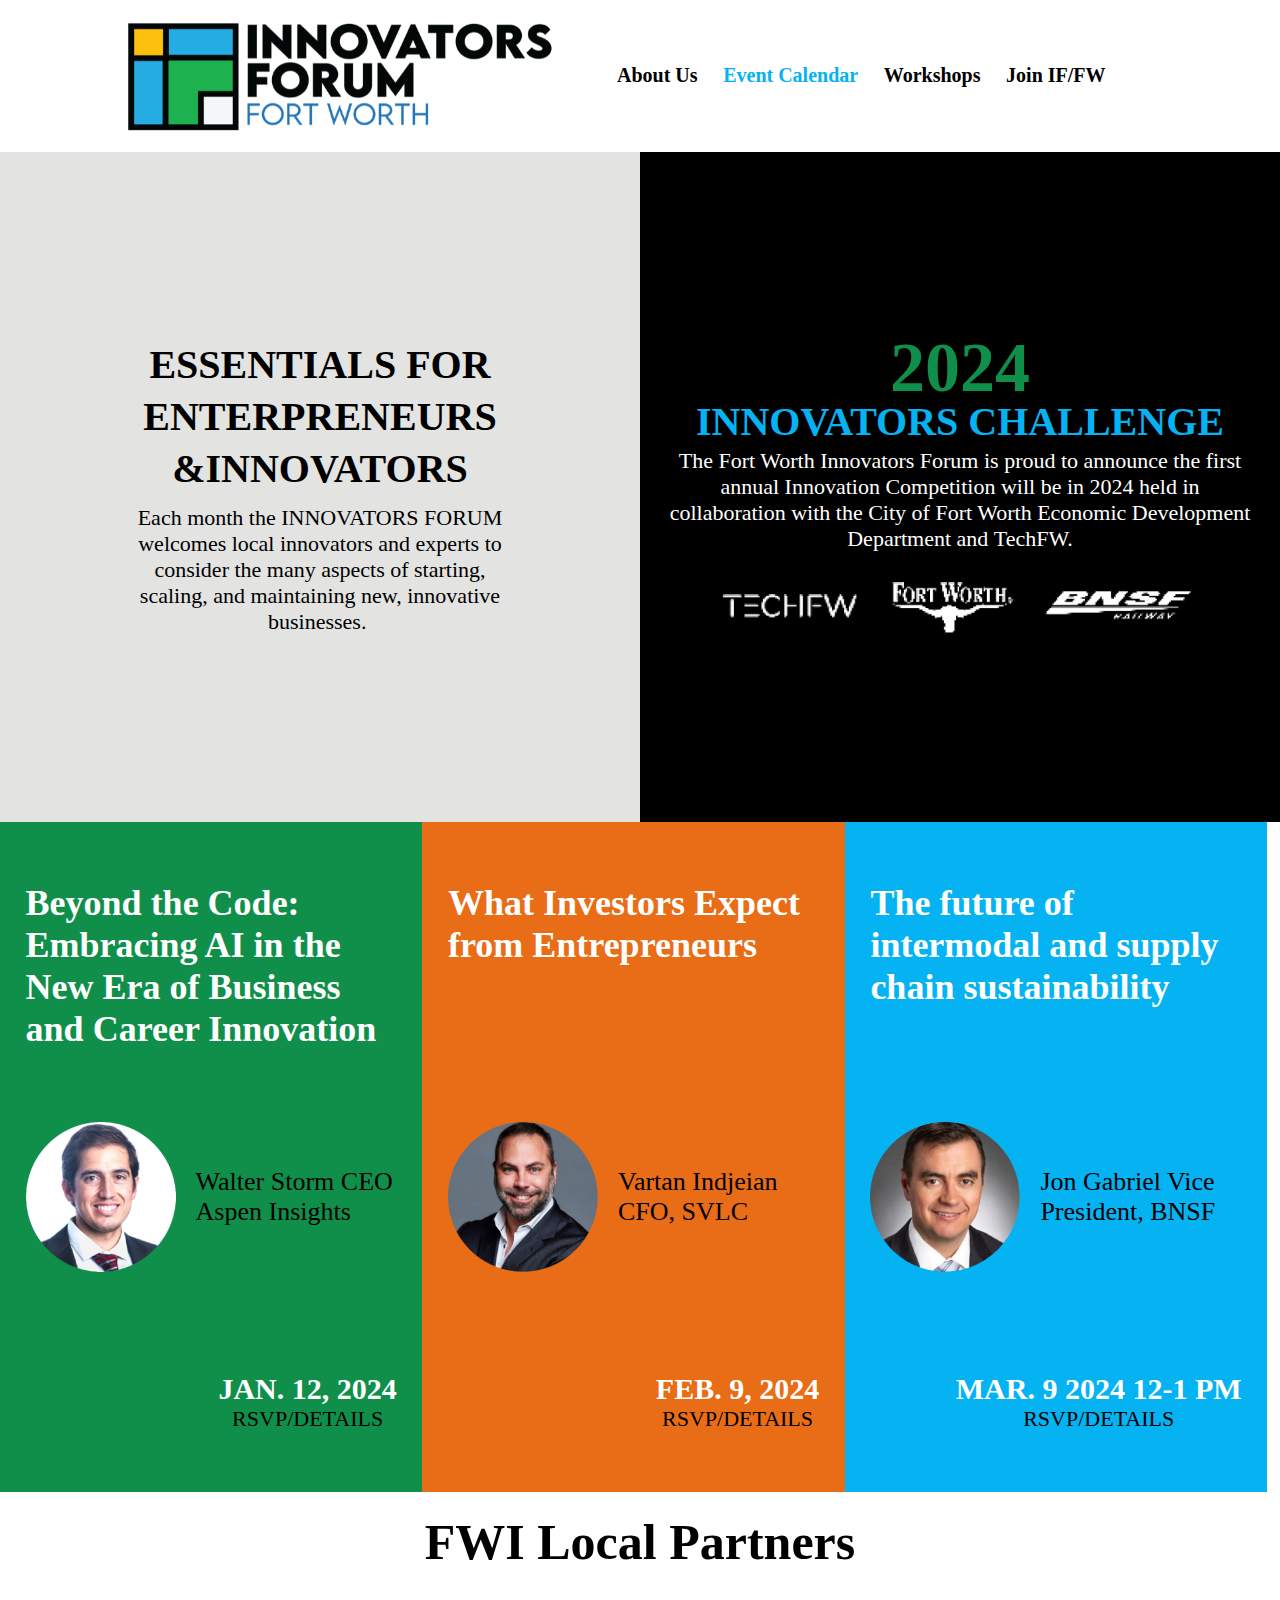
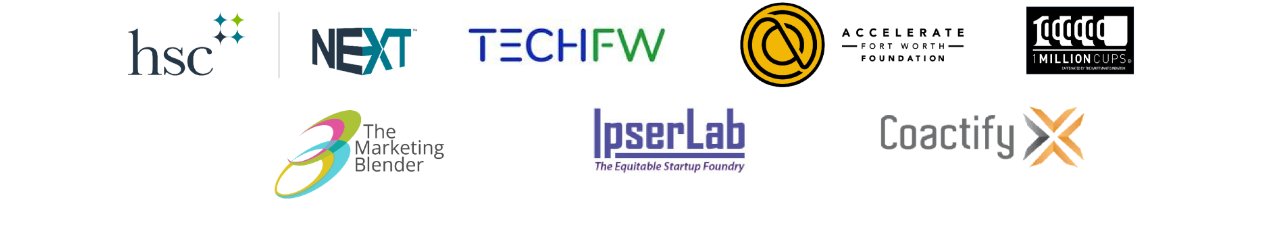
<file: index.html>
<!DOCTYPE html>
<html lang="en">

<head>
    <meta charset="UTF-8">
    <meta name="viewport" content="width=device-width, initial-scale=1.0">
    <title>Innovators Forum</title>
    <link rel="stylesheet" href="styles.css">
</head>

<body>
    <div class="container">
        <div class="header">
            <img src="/images/Logo.png" alt="Logo.png" />
            <nav>
                <a href="/about.html">About Us</a>
                <a href="/index.html" class="active">Event Calendar</a>
                <a href="/workshop2.html">Workshops</a>
                <a href="/join.html">Join IF/FW</a>
            </nav>
        </div>
        <div class="home">
            <div class="home-left">
                <div>
                    <h3>ESSENTIALS FOR ENTERPRENEURS
                        &INNOVATORS</h3>
                    <p>Each month the INNOVATORS FORUM welcomes local innovators and experts to consider the many
                        aspects of
                        starting, scaling,
                        and maintaining new, innovative businesses. 
                    </p>
                </div>

            </div>
            <div class="home-right">
                <div>
                    <h2>2024</h2>
                    <h3>INNOVATORS CHALLENGE</h3>
                    <p>The Fort Worth Innovators Forum is proud to announce the first annual Innovation Competition will
                        be
                        in
                        2024 held in
                        collaboration with the City of Fort Worth Economic Development Department and TechFW.
                    </p>
                    <img src="/images/challenge.png" alt="challenge.png" />
                </div>
            </div>
        </div>
        <div class="about">
            <div class="about-left">
                <h3>
                    Beyond the Code: Embracing AI in the New Era of Business and Career Innovation
                </h3>
                <div>
                    <img src="/images/profile1.png" />
                    <p>Walter Storm
                        CEO Aspen Insights
                    </p>
                </div>
                <div>
                    <h3>Jan. 12, 2024</h3>
                    <p>RSVP/DETAILS</p>
                </div>
            </div>
            <div class="about-middle">
                <h3>
                    What Investors Expect from Entrepreneurs
                </h3>
                <div>
                    <img src="/images/profile2.png" />
                    <p>Vartan Indjeian
                        CFO, SVLC

                    </p>

                </div>
                <div>
                    <h3>Feb. 9, 2024</h3>
                    <p>RSVP/DETAILS</p>
                </div>
            </div>
            <div class="about-right">
                <h3>
                    The future of intermodal and supply chain sustainability

                </h3>
                <div>
                    <img src="/images/profile3.png" />
                    <p>Jon Gabriel
                        Vice President, BNSF
                    </p>

                </div>
                <div>
                    <h3>Mar. 9 2024 12-1 PM</h3>
                    <p>RSVP/DETAILS</p>
                </div>
            </div>
        </div>

        <div class="footer">
            <h3>FWI Local Partners</h3>
            <img src="/images/company.png" alt="company.png" />
        </div>
    </div>

</body>

</html>
</file>
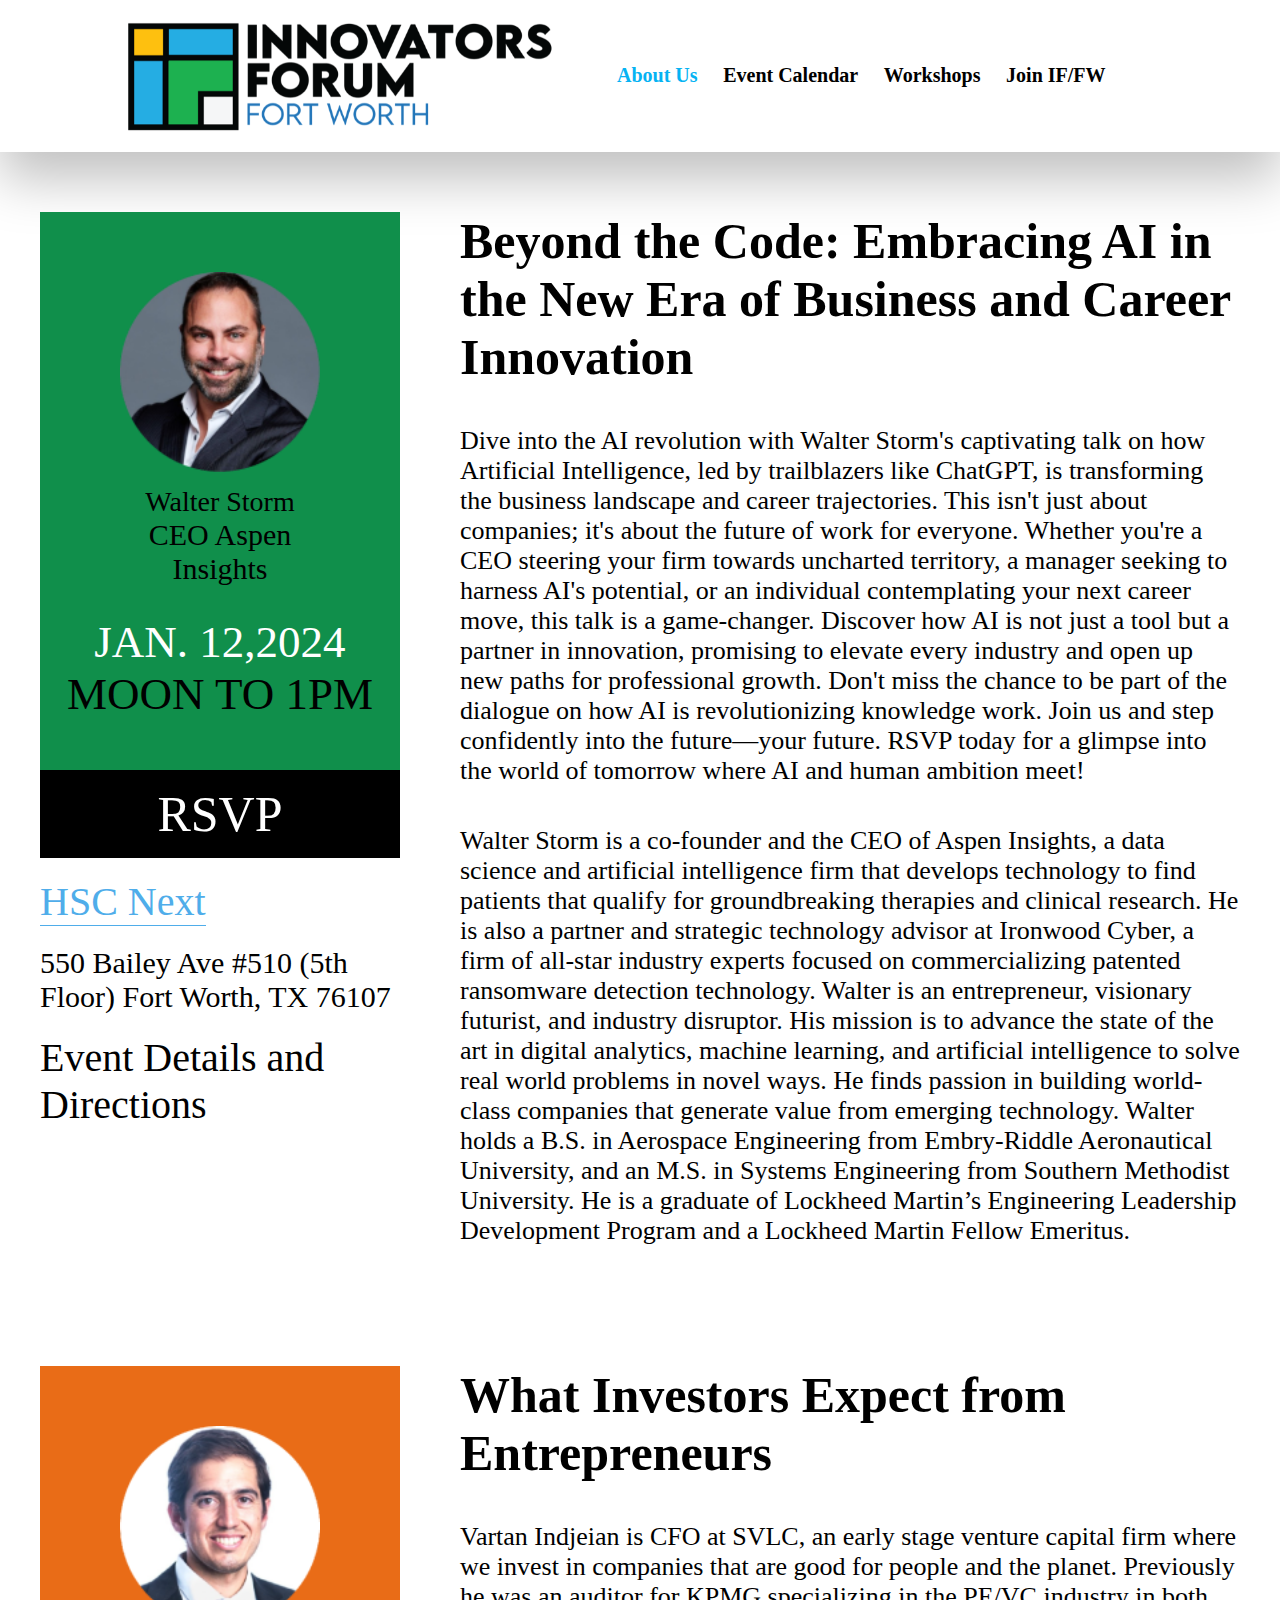
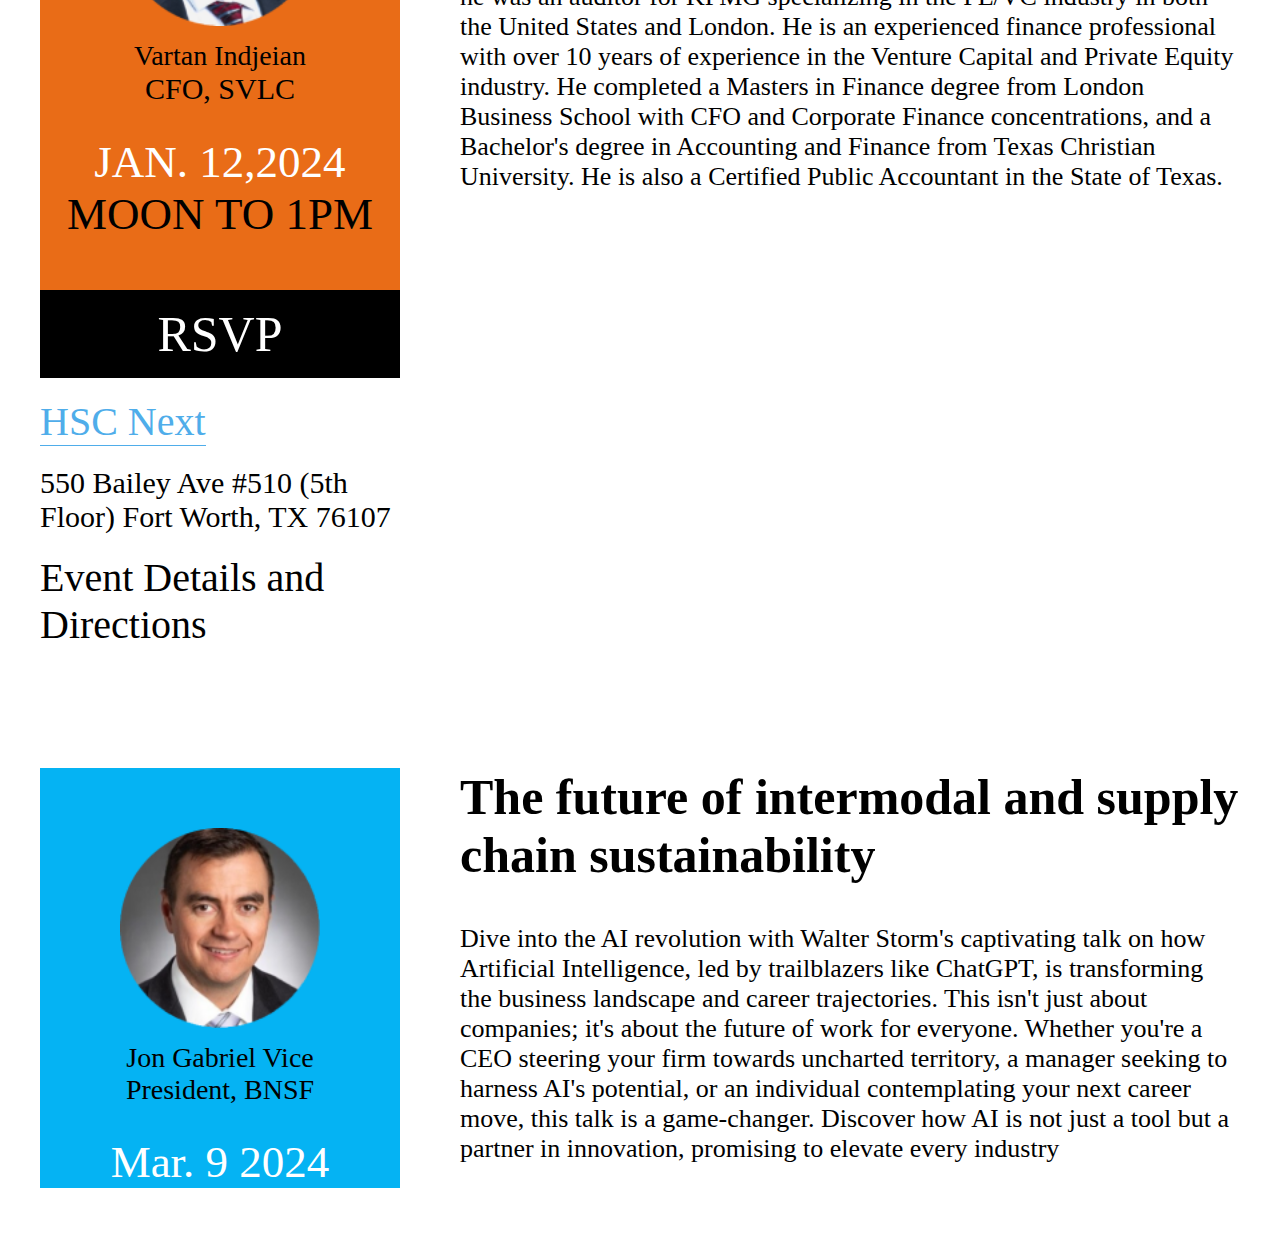
<file: about.html>
<!DOCTYPE html>
<html lang="en">

<head>
    <meta charset="UTF-8">
    <meta name="viewport" content="width=device-width, initial-scale=1.0">
    <title>Document</title>
    <link rel="stylesheet" href="styles.css">
</head>

<body>
    <div class="container">
        <div class="header">
            <img src="/images/Logo.png" alt="Logo.png" />
            <nav>
                <a href="/about.html" class="active">About Us</a>
                <a href="/index.html">Event Calendar</a>
                <a href="/workshop2.html">Workshops</a>
                <a href="/join.html">Join IF/FW</a>
            </nav>
        </div>
        <div class="about-us">
            <div class="about-us-left">
                <div>
                    <div>
                        <img src="/images/profile2.png" alt="profile2.png" />
                        <h4>Walter Storm</h4>
                        <p>CEO Aspen Insights</p>
                    </div>
                    <div>

                        <h3>JAN. 12,2024</h3>
                        <h3>MOON TO 1PM</h3>
                    </div>
                    <div>
                        <h3>RSVP</h3>
                    </div>
                </div>
                <div>
                    <h3>HSC Next</h3>
                    <h5>550 Bailey Ave #510 (5th Floor) Fort Worth, TX 76107</h5>
                    <h4>Event Details and Directions</h4>
                </div>
            </div>
            <div class="about-us-right">
                <h2>Beyond the Code: Embracing AI in the New Era of Business and Career Innovation</h2>
                <p>Dive into the AI revolution with Walter Storm's captivating talk on how Artificial Intelligence, led
                    by trailblazers
                    like ChatGPT, is transforming the business landscape and career trajectories. This isn't just about
                    companies; it's
                    about the future of work for everyone. Whether you're a CEO steering your firm towards uncharted
                    territory, a manager
                    seeking to harness AI's potential, or an individual contemplating your next career move, this talk
                    is a game-changer.
                    Discover how AI is not just a tool but a partner in innovation, promising to elevate every industry
                    and open up new
                    paths for professional growth. Don't miss the chance to be part of the dialogue on how AI is
                    revolutionizing knowledge
                    work. Join us and step confidently into the future—your future. RSVP today for a glimpse into the
                    world of tomorrow
                    where AI and human ambition meet!
                </p>
                <p>Walter Storm is a co-founder and the CEO of Aspen Insights, a data
                    science and
                    artificial intelligence firm that develops technology to find patients that qualify for
                    groundbreaking therapies and
                    clinical research. He is also a partner and strategic technology advisor at Ironwood Cyber, a firm
                    of all-star industry
                    experts focused on commercializing patented ransomware detection technology. Walter is an
                    entrepreneur, visionary
                    futurist, and industry disruptor. His mission is to advance the state of the art in digital
                    analytics, machine learning,
                    and artificial intelligence to solve real world problems in novel ways. He finds passion in building
                    world-class
                    companies that generate value from emerging technology. Walter holds a B.S. in Aerospace Engineering
                    from Embry-Riddle
                    Aeronautical University, and an M.S. in Systems Engineering from Southern Methodist University. He
                    is a graduate of
                    Lockheed Martin’s Engineering Leadership Development Program and a Lockheed Martin Fellow Emeritus.
                </p>
            </div>
        </div>
        <div class="about-us">
            <div class="about-us-left">
                <div style="background-color: #E96C17;">
                    <div>
                        <img src="/images/profile1.png" alt="profile1.png" />
                        <h4>Vartan Indjeian</h4>
                        <p>CFO, SVLC</p>
                    </div>
                    <div>

                        <h3>JAN. 12,2024</h3>
                        <h3>MOON TO 1PM</h3>
                    </div>
                    <div>
                        <h3>RSVP</h3>
                    </div>
                </div>
                <div>
                    <h3>HSC Next</h3>
                    <h5>550 Bailey Ave #510 (5th Floor) Fort Worth, TX 76107</h5>
                    <h4>Event Details and Directions</h4>
                </div>
            </div>
            <div class="about-us-right">
                <h2>What Investors Expect from
                    Entrepreneurs</h2>
                <p>Vartan Indjeian is CFO at SVLC, an early stage venture capital firm where we invest in companies that
                    are good for
                    people and the planet. Previously he was an auditor for KPMG specializing in the PE/VC industry in
                    both the United
                    States and London. He is an experienced finance professional with over 10 years of experience in the
                    Venture Capital and
                    Private Equity industry. He completed a Masters in Finance degree from London Business School with
                    CFO and Corporate
                    Finance concentrations, and a Bachelor's degree in Accounting and Finance from Texas Christian
                    University. He is also a
                    Certified Public Accountant in the State of Texas.
                </p>
            </div>

        </div>
        <div class="about-us">
            <div class="about-us-left">
                <div style="background-color: #05B3F3;">
                    <div>
                        <img src="/images/profile3.png" alt="profile3.png" />
                        <h4>Jon Gabriel
                            Vice President, BNSF
                        </h4>
                    </div>
                    <div>

                        <h3>Mar. 9 2024</h3>
                    </div>
                </div>

            </div>
            <div class="about-us-right">
                <h2>The future of intermodal and supply chain sustainability</h2>

                <p>
                    Dive into the AI revolution with Walter Storm's captivating talk on how Artificial Intelligence, led
                    by trailblazers
                    like ChatGPT, is transforming the business landscape and career trajectories. This isn't just about
                    companies; it's
                    about the future of work for everyone. Whether you're a CEO steering your firm towards uncharted
                    territory, a manager
                    seeking to harness AI's potential, or an individual contemplating your next career move, this talk
                    is a game-changer.
                    Discover how AI is not just a tool but a partner in innovation, promising to elevate every industry

                </p>
            </div>
        </div>
    </div>
</body>

</html>
</file>
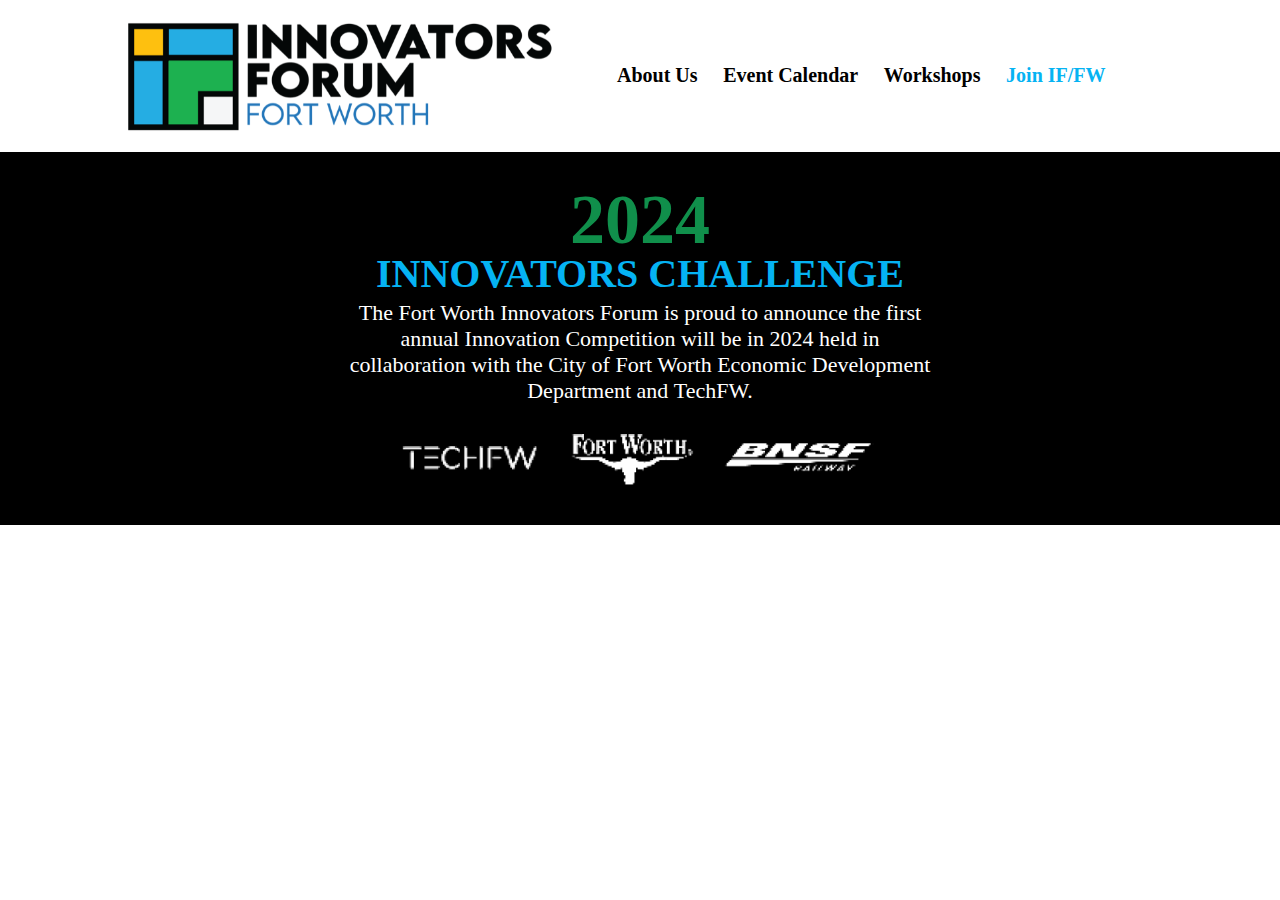
<file: join.html>
<!DOCTYPE html>
<html lang="en">

<head>
    <meta charset="UTF-8">
    <meta name="viewport" content="width=device-width, initial-scale=1.0">
    <title>Document</title>
    <link rel="stylesheet" href="styles.css">
</head>

<body>
    <div class="container">
        <div class="header">
            <img src="/images/Logo.png" alt="Logo.png" />
            <nav>
                <a href="/about.html">About Us</a>
                <a href="/index.html">Event Calendar</a>
                <a href="/workshop2.html">Workshops</a>
                <a href="/join.html" class="active">Join IF/FW</a>
            </nav>
        </div>
        <div style="width: 100%;padding: 40px 0;" class="home-right">
            <div>
                <h2>2024</h2>
                <h3>INNOVATORS CHALLENGE</h3>
                <p>The Fort Worth Innovators Forum is proud to announce the first annual Innovation Competition will
                    be
                    in
                    2024 held in
                    collaboration with the City of Fort Worth Economic Development Department and TechFW.
                </p>
                <img src="/images/challenge.png" alt="challenge.png" />
            </div>
        </div>
    </div>
</body>

</html>
</file>
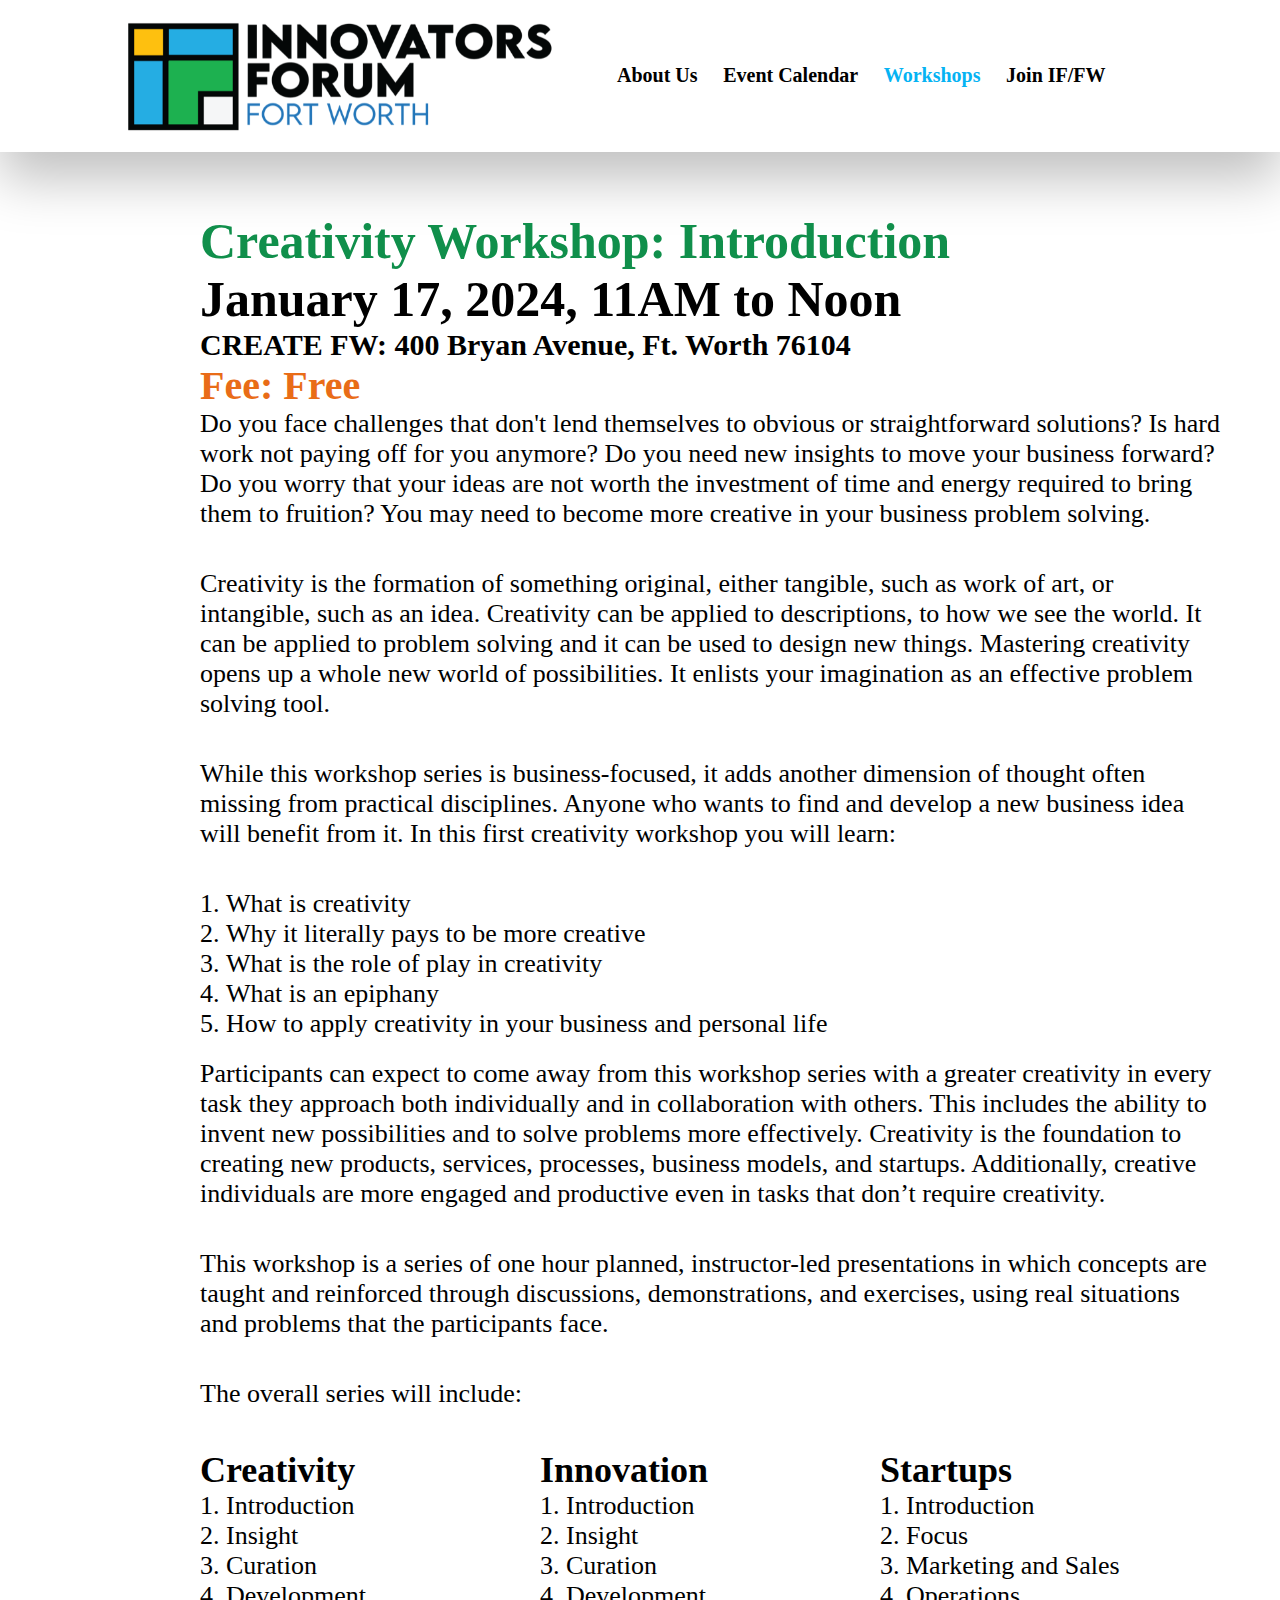
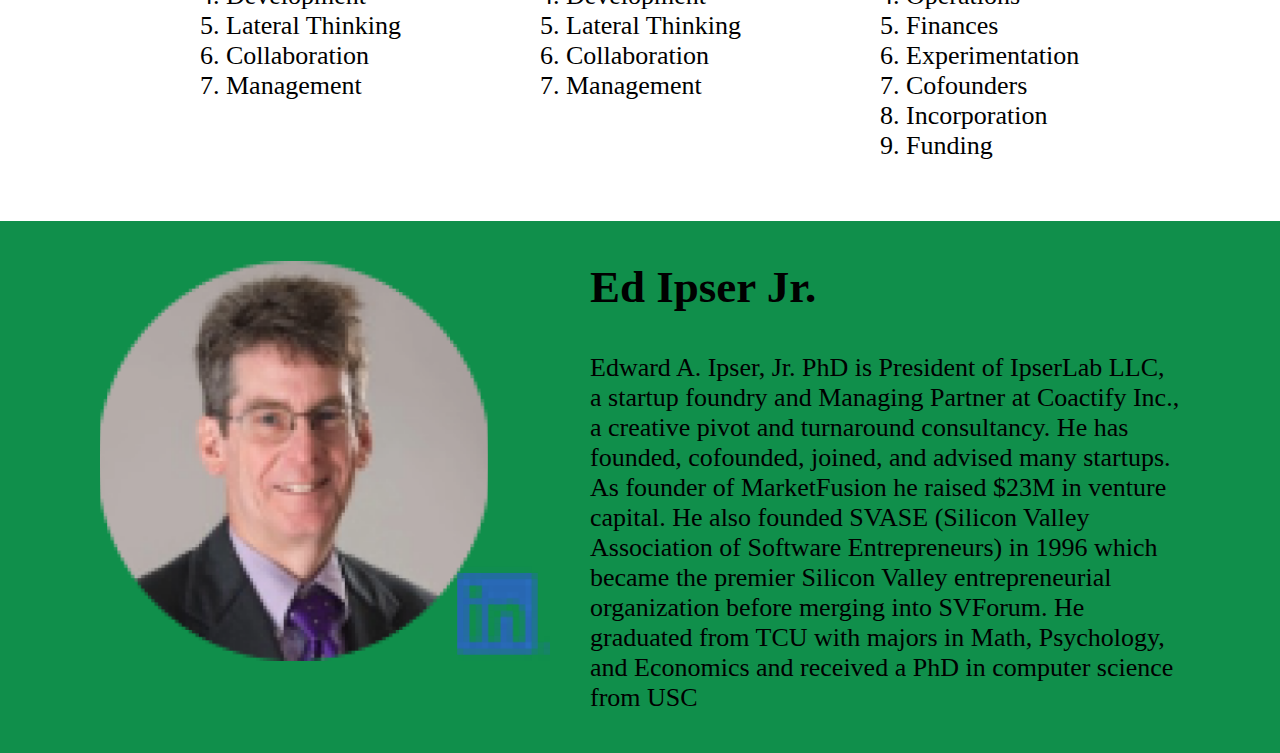
<file: workshop.html>
<!DOCTYPE html>
<html lang="en">

<head>
    <meta charset="UTF-8">
    <meta name="viewport" content="width=device-width, initial-scale=1.0">
    <title>Document</title>
    <link rel="stylesheet" href="styles.css">
</head>

<body>
    <div class="container">
        <div class="header">
            <img src="/images/Logo.png" alt="Logo.png" />
            <nav>
                <a href="/about.html">About Us</a>
                <a href="/index.html">Event Calendar</a>
                <a class="active" href="/workshop.html">Workshops</a>
                <a href="/join.html">Join IF/FW</a>
            </nav>
        </div>
        <div class="workshop">
            <h2>Creativity Workshop: Introduction</h2>
            <h2>January 17, 2024, 11AM to Noon</h2>
            <h3>CREATE FW: 400 Bryan Avenue, Ft. Worth 76104</h3>
            <h3>Fee: Free</h3>
            <p>Do you face challenges that don't lend themselves to obvious or straightforward solutions? Is hard work
                not paying off
                for you anymore? Do you need new insights to move your business forward? Do you worry that your ideas
                are not worth the
                investment of time and energy required to bring them to fruition?
                You may need to become more creative in your business problem solving.</p>
            <p>Creativity is the formation of something original, either tangible, such as work of art, or intangible,
                such as an idea.
                Creativity can be applied to descriptions, to how we see the world. It can be applied to problem solving
                and it can be
                used to design new things. Mastering creativity opens up a whole new world of possibilities. It enlists
                your imagination
                as an effective problem solving tool.</p>
            <p>While this workshop series is business-focused, it adds another dimension of thought often missing from
                practical
                disciplines. Anyone who wants to find and develop a new business idea will benefit from it.
                In this first creativity workshop you will learn:
            </p>
            <ol>
                <li>What is creativity</li>
                <li>Why it literally pays to be more creative</li>
                <li>What is the role of play in creativity</li>
                <li>What is an epiphany</li>
                <li>How to apply creativity in your business and personal life</li>
            </ol>
            <p>
                Participants can expect to come away from this workshop series with a greater creativity in every task
                they approach
                both individually and in collaboration with others. This includes the ability to invent new
                possibilities and to solve
                problems more effectively. Creativity is the foundation to creating new products, services, processes,
                business models,
                and startups. Additionally, creative individuals are more engaged and productive even in tasks that
                don’t require
                creativity.
            </p>
            <p>This workshop is a series of one hour planned, instructor-led presentations in which concepts are taught
                and reinforced
                through discussions, demonstrations, and exercises, using real situations and problems that the
                participants face.
            </p>
            <p>The overall series will include:</p>
            <div>
                <div>
                    <h3>Creativity</h3>
                    <ol>
                        <li>Introduction</li>
                        <li>Insight</li>
                        <li>Curation</li>
                        <li>Development</li>
                        <li>Lateral Thinking</li>
                        <li>Collaboration</li>
                        <li>Management</li>
                    </ol>
                </div>
                <div>
                    <h3>Innovation</h3>
                    <ol>
                        <li>Introduction</li>
                        <li>Insight</li>
                        <li>Curation</li>
                        <li>Development</li>
                        <li>Lateral Thinking</li>
                        <li>Collaboration</li>
                        <li>Management</li>
                    </ol>
                </div>
                <div>
                    <h3>Startups</h3>
                    <ol>
                        <li>Introduction</li>
                        <li>Focus</li>
                        <li>Marketing and Sales</li>
                        <li>Operations</li>
                        <li>Finances</li>
                        <li>Experimentation</li>
                        <li>Cofounders</li>
                        <li>Incorporation</li>
                        <li>Funding</li>
                    </ol>
                </div>
            </div>
        </div>
        <div class="workshop-footer">
            <img src="/images/workshopProfile.png" alt="workshopProfile.png" />
            <div>
                <h2>Ed Ipser Jr.</h2>
                <p>Edward A. Ipser, Jr. PhD is President of IpserLab LLC, a startup foundry and Managing Partner at
                    Coactify Inc., a
                    creative pivot and turnaround consultancy. He has founded, cofounded, joined, and advised many
                    startups. As founder of
                    MarketFusion he raised $23M in venture capital. He also founded SVASE (Silicon Valley Association of
                    Software
                    Entrepreneurs) in 1996 which became the premier Silicon Valley entrepreneurial organization before
                    merging into SVForum.
                    He graduated from TCU with majors in Math, Psychology, and Economics and received a PhD in computer
                    science from USC</p>
            </div>
        </div>
    </div>
</body>

</html>
</file>
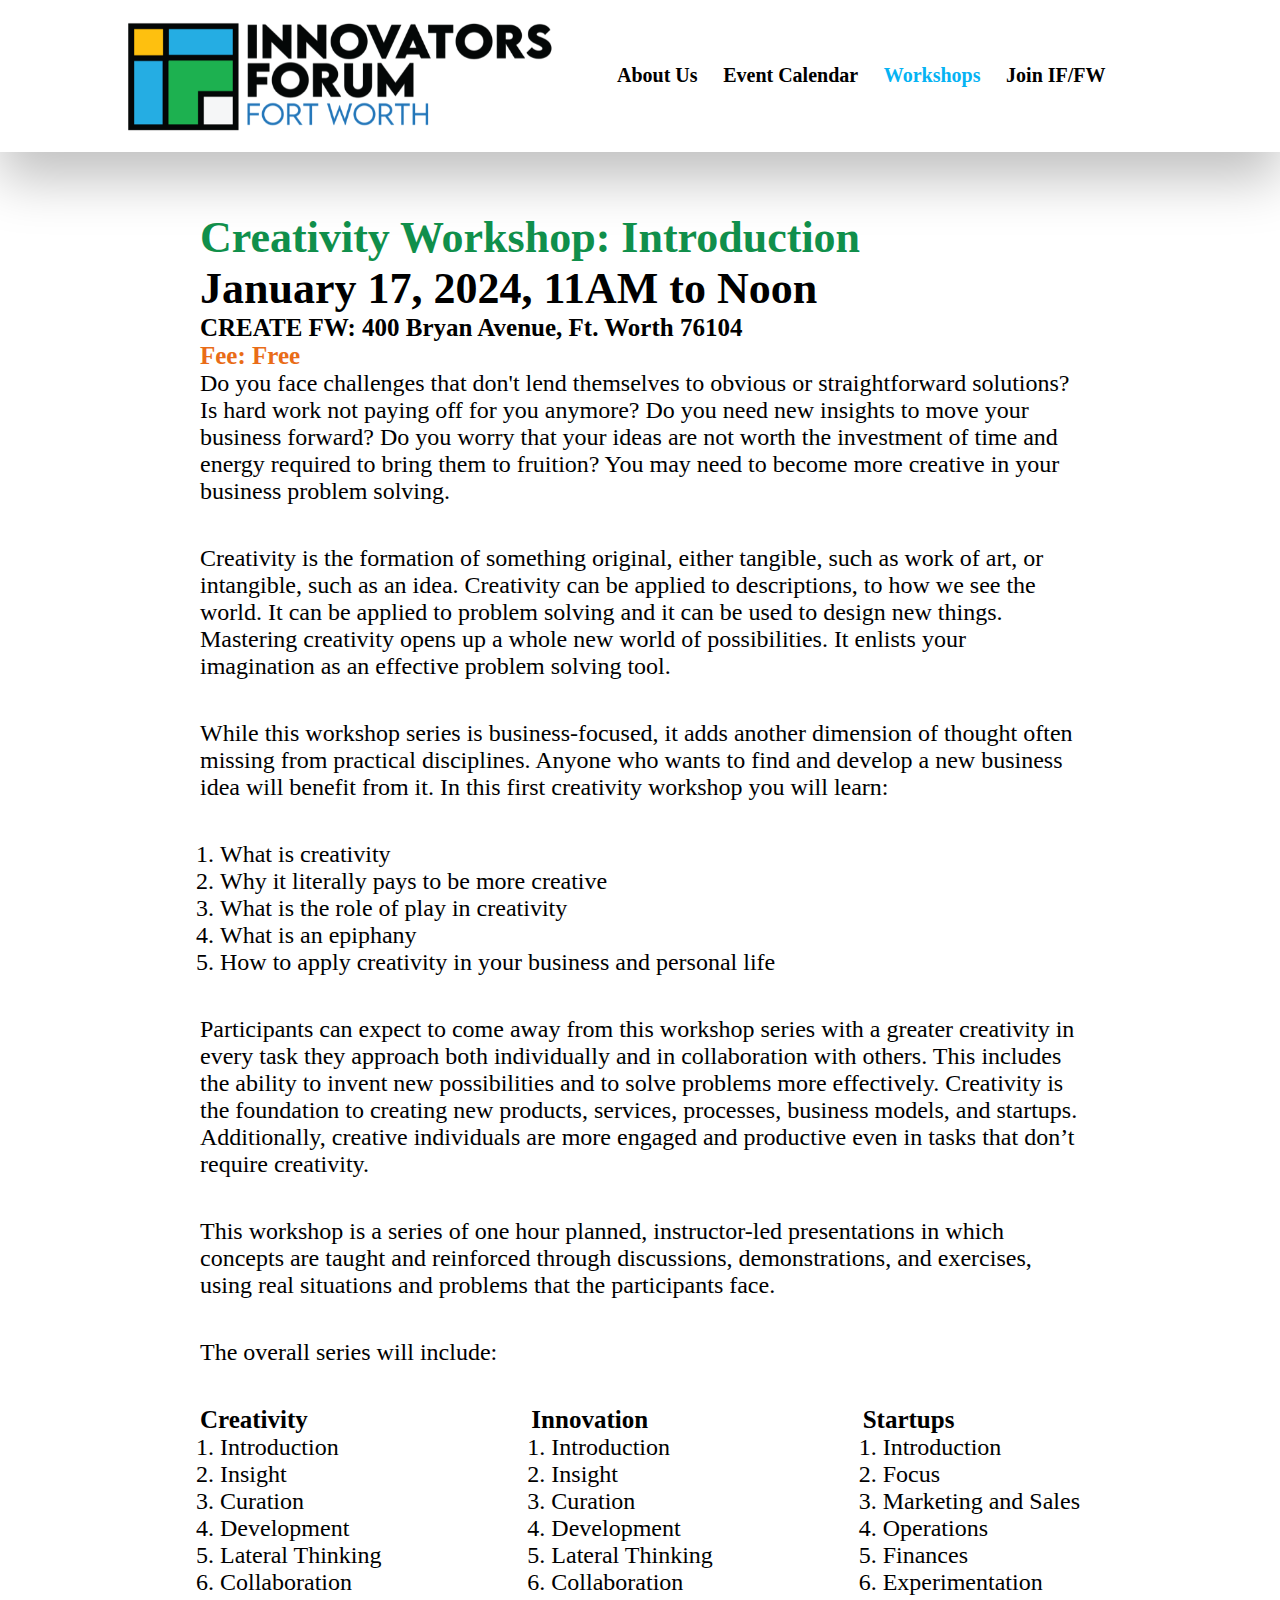
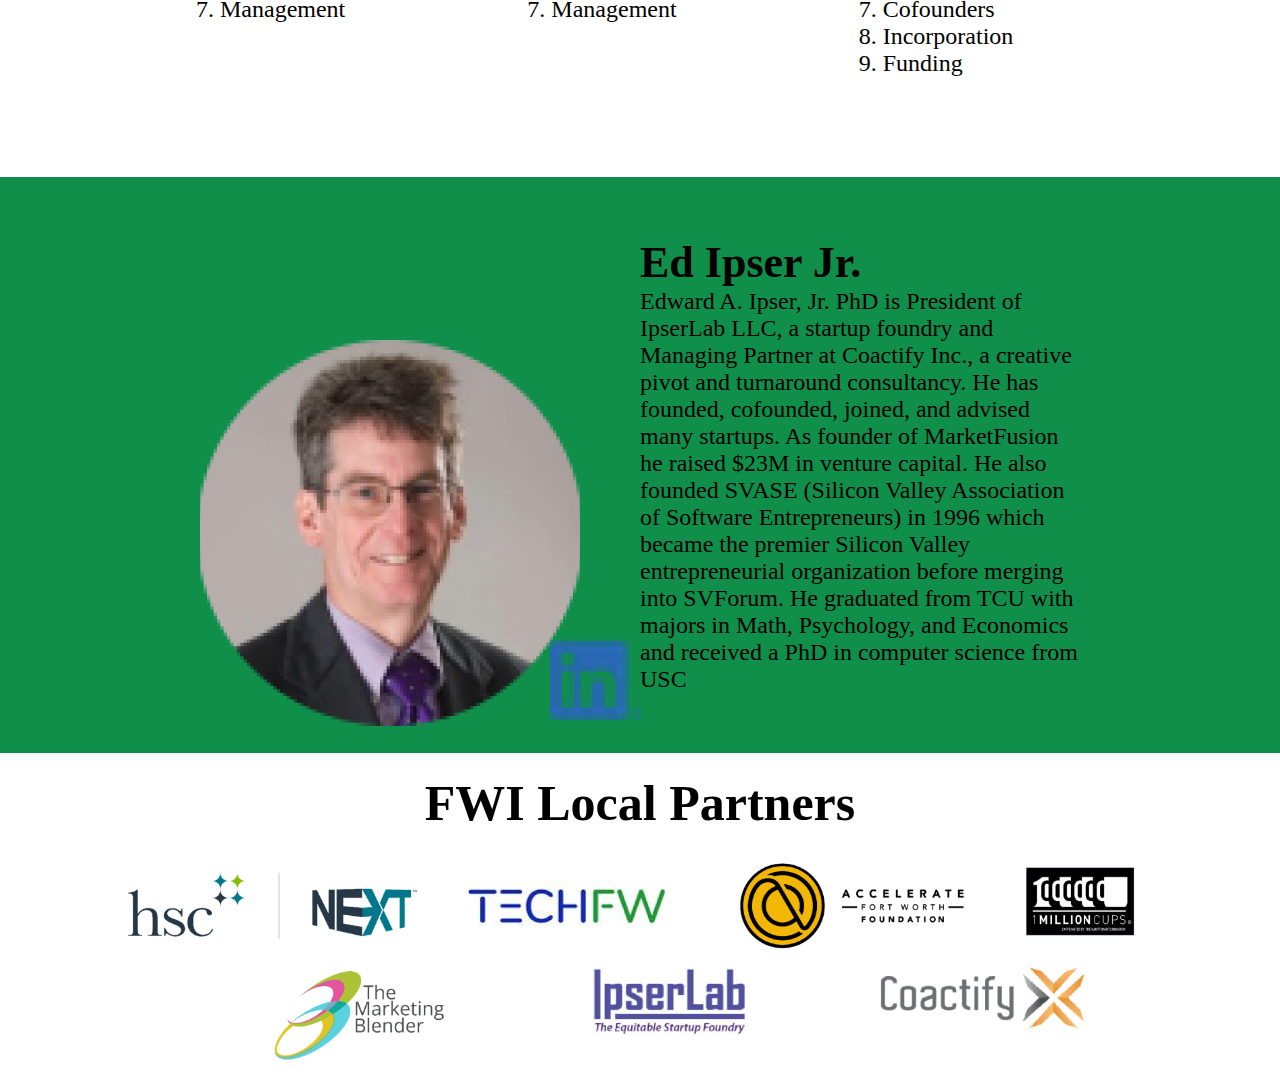
<file: workshop2.html>
<!DOCTYPE html>
<html lang="en">

<head>
    <meta charset="UTF-8">
    <meta name="viewport" content="width=device-width, initial-scale=1.0">
    <title>Document</title>
    <link rel="stylesheet" href="styles.css">
    <link rel="stylesheet" href="workshop2.css">
</head>

<body>
    <div class="container">
        <div class="header">
            <img src="/images/Logo.png" alt="Logo.png" />
            <nav>
                <a href="/about.html">About Us</a>
                <a href="/index.html">Event Calendar</a>
                <a href="/workshop2.html" class="active">Workshops</a>
                <a href="/join.html">Join IF/FW</a>
            </nav>
        </div>

        <main class="workshop--body">
            <div class="workshop-top-headings">
                <h2 class="top-heading">Creativity Workshop: Introduction</h2>
                <h2>January 17, 2024, 11AM to Noon</h2>
                <h3>CREATE FW: 400 Bryan Avenue, Ft. Worth 76104</h3>
                <h3 class="free">Fee: Free</h3>
            </div>
            <div class="workshop-para">
                <p>Do you face challenges that don't lend themselves to obvious or straightforward solutions? Is hard
                    work
                    not paying off
                    for you anymore? Do you need new insights to move your business forward? Do you worry that your
                    ideas
                    are not worth the
                    investment of time and energy required to bring them to fruition?
                    You may need to become more creative in your business problem solving.</p>
                <p>Creativity is the formation of something original, either tangible, such as work of art, or
                    intangible,
                    such as an idea.
                    Creativity can be applied to descriptions, to how we see the world. It can be applied to problem
                    solving
                    and it can be
                    used to design new things. Mastering creativity opens up a whole new world of possibilities. It
                    enlists
                    your imagination
                    as an effective problem solving tool.</p>
                <p>While this workshop series is business-focused, it adds another dimension of thought often missing
                    from
                    practical
                    disciplines. Anyone who wants to find and develop a new business idea will benefit from it.
                    In this first creativity workshop you will learn:
                </p>
                <div>
                    <ol>
                        <li>What is creativity</li>
                        <li>Why it literally pays to be more creative</li>
                        <li>What is the role of play in creativity</li>
                        <li>What is an epiphany</li>
                        <li>How to apply creativity in your business and personal life</li>
                    </ol>
                </div>
                <p>
                    Participants can expect to come away from this workshop series with a greater creativity in every
                    task
                    they approach
                    both individually and in collaboration with others. This includes the ability to invent new
                    possibilities and to solve
                    problems more effectively. Creativity is the foundation to creating new products, services,
                    processes,
                    business models,
                    and startups. Additionally, creative individuals are more engaged and productive even in tasks that
                    don’t require
                    creativity.
                </p>
                <p>This workshop is a series of one hour planned, instructor-led presentations in which concepts are
                    taught
                    and reinforced
                    through discussions, demonstrations, and exercises, using real situations and problems that the
                    participants face.
                </p>
                <p>The overall series will include:</p>
            </div>
            <div class="workshop-list">
                <div>
                    <h3>Creativity</h3>
                    <ol>
                        <li>Introduction</li>
                        <li>Insight</li>
                        <li>Curation</li>
                        <li>Development</li>
                        <li>Lateral Thinking</li>
                        <li>Collaboration</li>
                        <li>Management</li>
                    </ol>
                </div>
                <div>
                    <h3>Innovation</h3>
                    <ol>
                        <li>Introduction</li>
                        <li>Insight</li>
                        <li>Curation</li>
                        <li>Development</li>
                        <li>Lateral Thinking</li>
                        <li>Collaboration</li>
                        <li>Management</li>
                    </ol>
                </div>
                <div>
                    <h3>Startups</h3>
                    <ol>
                        <li>Introduction</li>
                        <li>Focus</li>
                        <li>Marketing and Sales</li>
                        <li>Operations</li>
                        <li>Finances</li>
                        <li>Experimentation</li>
                        <li>Cofounders</li>
                        <li>Incorporation</li>
                        <li>Funding</li>
                    </ol>
                </div>
            </div>
        </main>
        <main class="ED">
            <div class="ED-section">
                <div class="ED-img-container">
                    <img src="/images/workshopProfile.png" alt="workshopProfile.png" />
                </div>
                <div class="Ed-detal">
                    <h2>Ed Ipser Jr.</h2>
                    <p>Edward A. Ipser, Jr. PhD is President of IpserLab LLC, a startup foundry and Managing Partner at
                        Coactify Inc., a
                        creative pivot and turnaround consultancy. He has founded, cofounded, joined, and advised many
                        startups. As founder of
                        MarketFusion he raised $23M in venture capital. He also founded SVASE (Silicon Valley
                        Association of
                        Software
                        Entrepreneurs) in 1996 which became the premier Silicon Valley entrepreneurial organization
                        before
                        merging into SVForum.
                        He graduated from TCU with majors in Math, Psychology, and Economics and received a PhD in
                        computer
                        science from USC</p>
                </div>
            </div>
        </main>

        <div class="footer">
            <h3>FWI Local Partners</h3>
            <img src="/images/company.png" alt="company.png" />
        </div>
    </div>
</body>

</html>
</file>
<file: styles.css>
* {
  padding: 0;
  margin: 0;
  box-sizing: border-box;
  font-family: "Poppins";
}

.container {
  display: flex;
  flex-direction: column;
  overflow: hidden;
}

.header {
  display: flex;
  align-items: center;
  padding: 20px 10vw;
  gap: 5vw;
  width: 100vw;
  overflow-x: hidden;
  box-shadow: 0px 26.693px 53.387px 0px rgba(0, 0, 0, 0.25);
}

.header > nav {
  display: flex;
  gap: 2vw;
}

.header > nav > a {
  font-size: 24px;
  font-family: Avenir;
  font-size: 26px;
  font-style: normal;
  font-weight: 800;
  text-decoration: none;
  color: black;
}

.header > nav > .active {
  color: #05b3f3;
}

.home {
  display: flex;
  height: 670px;
  width: 100vw;
  overflow-x: hidden;
}

.home-left {
  background: #e3e3e2;
  width: 50vw;
  display: flex;
  justify-content: center;
  align-items: center;
}

.home-left > div {
  width: 600px;
}

.home-left > div > h3 {
  font-size: 50px;
  text-align: center;
}

.home-left > div > p {
  text-align: center;
  font-size: 26px;
}

.home-right {
  background-color: black;
  width: 50vw;
  display: flex;
  justify-content: center;
  align-items: center;
}

.home-right > div {
  width: 720px;
  display: flex;
  flex-direction: column;
  align-items: center;
}

.home-right > div > h2 {
  color: #108f4b;
  text-align: center;
  font-size: 90px;
  font-weight: 900;
  line-height: 0.8;
}

.home-right > div > h3 {
  color: #05b3f3;
  text-align: center;
  font-size: 50px;
  line-height: 2;
}

.home-right > div > p {
  color: white;
  text-align: center;
  font-size: 26px;
  margin-bottom: 30px;
}

.about {
  display: flex;
  width: 100vw;
  overflow-x: hidden;
}

.about > div {
  padding: 60px 0px;
  padding-left: 2vw;
  padding-right: 2vw;
  display: flex;
  flex-direction: column;
}

.about > div > h3 {
  font-size: 40px;
  color: white;
  height: 260px;
}

.about > div > div:nth-child(2) {
  display: flex;
  align-items: center;
  gap: 20px;
  width: 80%;
}

.about > div > div:nth-child(2) > p {
  font-size: 26px;
}

.about > div > div:nth-child(3) {
  align-self: flex-end;
  margin-top: 100px;
}

.about > div > div:nth-child(3) > h3 {
  font-size: 30px;
  color: white;
  text-transform: uppercase;
}

.about > div > div:nth-child(3) > p {
  font-size: 22px;
  text-align: center;
}

.about-left {
  height: 670px;
  background-color: #108f4b;
  width: 33vw;
}

.about-middle {
  background: #e96c17;
  height: 670px;
  width: 33vw;
}

.about-right {
  grid-area: about-right;
  background-color: #05b3f3;
  width: 33vw;
  height: 670px;
}

.footer {
  display: flex;
  flex-direction: column;
  align-items: center;
  width: 100vw;
  overflow-x: hidden;
}

.footer > h3 {
  font-size: 50px;
  line-height: 2;
}

.footer > img {
  margin: auto;
}

@media (max-width: 1750px) {
  .header > nav > a {
    font-size: 20px;
  }
}

@media (max-width: 1600px) {
  .header > img {
    width: 425px;
  }

  .about > div > h3 {
    font-size: 36px;
    margin-bottom: 20px;
  }

  .about > div > div:nth-child(2) {
    width: 100% !important;
  }

  .footer > img {
    width: 80%;
  }
}

@media (max-width: 1440px) {
  .home-left > div {
    width: 400px;
  }

  .home-left > div > h3 {
    font-size: 40px;
    line-height: 1.3;
    margin-bottom: 10px;
  }

  .home-left > div > p {
    font-size: 22px;
  }

  .home-right > div {
    width: 600px;
    display: flex;
    flex-direction: column;
    align-items: center;
  }

  .home-right > div > h2 {
    font-size: 70px;
  }

  .home-right > div > h3 {
    font-size: 40px;
    line-height: 1.3;
  }

  .home-right > div > p {
    font-size: 22px;
  }

  .home-right > div > img {
    width: 80%;
  }
}

@media (max-width: 1250px) {
  .header {
    padding: 20px 1vw;
    gap: 20px;
    justify-content: space-evenly;
  }

  .header > img {
    width: 350px;
  }

  .header > nav {
    gap: 10px;
  }

  .header > nav > a {
    font-size: 16px;
  }

  .home {
    height: fit-content !important;
  }

  .home-left > div > h3 {
    font-size: 30px;
  }

  .home-left > div > p {
    font-size: 16px;
    width: 80%;
    margin: auto;
  }

  .home-right > div > h2 {
    font-size: 50px;
  }

  .home-right > div > h3 {
    font-size: 30px;
    width: 80%;
  }

  .about {
    display: flex;
    flex-direction: column;
    gap: 0;
  }

  .about > div {
    width: 100vw;
    height: fit-content;
  }
  .about > div h3 {
    height: fit-content;
    font-size: 20px;
  }
  .about > div p {
    font-size: 13px;
  }
  .about > div > div:nth-child(3) {
    margin-top: 20px;
  }
  .footer h3 {
    font-size: 20px;
  }
  .about img {
    width: 100px;
  }
}

@media (max-width: 768px) {
  .header > nav {
    flex-wrap: wrap;
  }

  .header > nav > a {
    font-size: 13px;
  }

  .header > img {
    width: 250px;
    margin-left: 10px;
  }
  .home {
    flex-direction: column;
  }
  .home > div {
    width: 100vw;
    padding: 30px 0;
    height: 400px;
  }

  .home-left > div > h3 {
    font-size: 22px;
    width: 80%;
    margin: auto;
  }

  .home-left > div > p {
    font-size: 13px;
    width: 80%;
    margin: auto;
    margin-top: 10px;
  }

  .home-right > div > h2 {
    font-size: 40px;
  }

  .home-right > div > h3 {
    font-size: 22px;
    margin-top: 10px;
  }

  .home-right > div > p {
    font-size: 13px;
    margin-top: 10px;
  }
}

@media (max-width: 576px) {
  .header > img {
    width: 200px;
  }

  .home > div h3 {
    width: 95%;
  }

  .home > div p {
    width: 95%;
  }
}

/*About Page*/
.about-us {
  width: 1600px;
  margin: auto;
  display: flex;
  gap: 60px;
  padding-top: 60px;
  margin-bottom: 60px;
}
.about-us-left {
  display: flex;
  flex-direction: column;
  gap: 20px;
}
.about-us-left > div:first-child {
  background-color: #108f4b;
  padding-top: 60px;
}
.about-us-left > div:first-child > div:first-child {
  width: 360px;
  padding: 0 80px;
}
.about-us-left > div:first-child > div:first-child > img {
  width: 100%;
}
.about-us-left > div:first-child > div:first-child > h4 {
  text-align: center;
  font-size: 28px;
  font-weight: 500;
  margin-top: 10px;
}
.about-us-left > div:first-child > div:first-child > p {
  text-align: center;
  font-size: 30px;
  font-family: Corbel;
  font-weight: 500;
}
.about-us-left > div:first-child > div:nth-child(2) {
  text-align: center;
  margin-top: 30px;
}
.about-us-left > div:first-child > div:nth-child(2) > h3 {
  color: black;
  font-size: 45px;
  font-family: "Bebas Neue";
  font-weight: 500;
}
.about-us-left > div:first-child > div:nth-child(2) > h3:first-child {
  color: white;
}
.about-us-left > div:first-child > div:nth-child(3) {
  background-color: black;
  margin-top: 50px;
  color: white;
  padding: 15px 0;
}
.about-us-left > div:first-child > div:nth-child(3) > h3 {
  text-align: center;
  font-size: 50px;
  font-family: "Bebas Neue";
  font-weight: 500;
}
.about-us-left > div:nth-child(2) {
  display: flex;
  flex-direction: column;
  gap: 20px;
}
.about-us-left > div:nth-child(2) > h3 {
  color: #4fadea;
  font-size: 40px;
  font-weight: 500;
  width: fit-content;
  border-bottom: 1px solid #4fadea;
}
.about-us-left > div:nth-child(2) > h5 {
  font-size: 30px;
  font-weight: 400;
}
.about-us-left > div:nth-child(2) > h4 {
  font-family: "Bebas Neue";
  font-size: 40px;
  font-weight: 500;
}
.about-us-right {
  display: flex;
  flex-direction: column;
  gap: 40px;
}
.about-us-right > h2 {
  font-size: 50px;
}
.about-us-right > p {
  font-size: 26px;
  font-family: Avenir;
}
@media (max-width: 1650px) {
  .about-us {
    width: 1400px;
  }
}
@media (max-width: 1450px) {
  .about-us {
    width: 1200px;
  }
}
@media (max-width: 1250px) {
  .about-us {
    width: 950px;
  }
  .about-us h2 {
    font-size: 30px;
  }
  .about-us h3 {
    font-size: 30px !important;
  }
  .about-us h5 {
    font-size: 26px !important;
  }
  .about-us p {
    font-size: 16px;
  }
}
@media (max-width: 1024px) {
  .about-us {
    width: 700px;
    flex-direction: column;
  }
  .about-us-left {
    display: flex;
    align-items: center;
    gap: 40px;
  }
}
@media (max-width: 768px) {
  .about-us {
    width: 500px;
  }
}
@media (max-width: 576px) {
  .about-us {
    width: 300px;
  }
  .about-us div {
    width: 300px !important;
  }
}

.workshop {
  padding: 60px;
  padding-left: 200px;
}
.workshop > h2 {
  font-size: 50px;
}
.workshop > h2:first-child {
  color: #108f4b;
}
.workshop > h3:nth-child(3) {
  font-size: 30px;
  font-family: Avenir;
}
.workshop > h3:nth-child(4) {
  color: #e96c17;
  font-size: 40px;
}
.workshop > p {
  font-size: 26px;
  font-family: Avenir;
  margin-bottom: 40px;
}
.workshop > ol {
  list-style-position: inside;
  margin-bottom: 20px;
}
.workshop > ol > li {
  font-family: Avenir;
  font-size: 26px;
}
.workshop > div {
  display: flex;
}
.workshop > div > div {
  width: 500px;
}
.workshop > div > div > h3 {
  font-size: 36px;
}
.workshop > div > div > ol {
  list-style-position: inside;
}
.workshop > div > div > ol > li {
  font-size: 26px;
  font-family: Avenir;
}
.workshop-footer {
  background-color: #108f4b;
  display: flex;
  padding: 40px 100px;
  gap: 40px;
}
.workshop-footer > div {
  display: flex;
  flex-direction: column;
  gap: 40px;
}
.workshop-footer img {
  width: 450px;
  height: 400px;
}
.workshop-footer > div > h2 {
  font-size: 45px;
}
.workshop-footer > div > p {
  font-size: 26px;
  font-family: Avenir;
}
</file>
<file: workshop2.css>
* {
  padding: 0;
  margin: 0;
  box-sizing: border-box;
  font-family: "Poppins";
}

.workshop--body, .ED {
  padding: 60px 200px;
}

.workshop-top-headings {
  width: 100%;
}

.workshop-top-headings > h2,
.Ed-detal > h2 {
  font-size: 50px;
}
.top-heading {
  color: #108f4b;
}
.workshop-top-headings > h3 {
  font-size: 30px;
}
.free {
  color: #e96c17;
  font-size: 40px;
}
.workshop-para > p,
.workshop-para > div,
.workshop-list > div {
  margin-bottom: 40px;
}
.workshop-para > p,
.Ed-detal > p {
  font-size: 26px;
  font-family: Avenir;
}
.workshop-list {
  display: flex;
  justify-content: space-between;
}
.workshop-list > div > h3 {
  font-size: 36px;
}
li {
  font-size: 26px;
}
.ED{
  background-color: #108f4b;
}
.ED-section {
  display: flex;
  justify-content: center;
  align-items: center;
}
ol {
  padding-left: 20px;
}

@media screen and (max-width: 1600px) {
  .workshop-top-headings > h2,
  .Ed-detal > h2 {
    font-size: 45px;
  }
  .workshop-top-headings > h3,
  .workshop-list > div > h3 {
    font-size: 28px;
  }
  li,
  .workshop-para > p,
  .Ed-detal > p {
    font-size: 26px;
  }
}

@media screen and (max-width: 1440px) {
  .workshop-top-headings > h2,
  .Ed-detal > h2 {
    font-size: 44px;
  }
  .workshop-top-headings > h3,
  .workshop-list > div > h3 {
    font-size: 25px;
  }
  li,
  .workshop-para > p,
  .Ed-detal > p {
    font-size: 24px;
  }
  .ED-img-container {
    width: 50%;
    height: 250px;
  }
}

@media screen and (max-width: 1250px) {
  .workshop-top-headings > h2,
  .Ed-detal > h2 {
    font-size: 40px;
  }
  .workshop-top-headings > h3,
  .workshop-list > div > h3 {
    font-size: 22px;
  }
  li,
  .workshop-para > p,
  .Ed-detal > p {
    font-size: 22px;
  }
  .workshop--body, .ED {
    padding: 60px 150px;
  }
  .ED-img-container {
    display: flex;
    justify-content: center;
    width: 50%;
    height: 250px;
  }
}

@media screen and (max-width: 1024px) {
  .workshop-top-headings > h2,
  .Ed-detal > h2 {
    font-size: 35px;
  }
  .workshop-top-headings > h3 {
    font-size: 20px;
  }
  li,
  .workshop-para > p,
  .Ed-detal > p {
    font-size: 20px;
  }

  .Ed-detal > h2 {
    text-align: center;
  }
  .ED-img-container {
    display: flex;
    justify-content: center;
    width: 50%;
    height: 250px;
  }
  .workshop--body, .ED  {
    padding: 60px 100px;
  }
}

@media screen and (max-width: 768px) {
  .workshop-top-headings > h2,
  .Ed-detal > h2 {
    font-size: 33px;
  }
  .workshop-top-headings > h3,
  .workshop-list > div > h3 {
    font-size: 20px;
  }
  li,
  .workshop-para > p,
  .Ed-detal > p {
    font-size: 18px;
  }
  .ED-img-container {
    width: 100%;
    height: 200px;
  }
  .ED-img-container > img {
    display: block;
    width: 100%;
    height: 100%;
    object-fit: contain;
  }
  .Ed-detal {
    margin-top: 20px;
  }
  .ED-section {
    display: block;
  }
  .workshop--body {
    padding: 60px 50px;
  }
}

@media screen and (max-width: 576px) {
  .workshop-top-headings > h2,
  .Ed-detal > h2 {
    font-size: 30px;
  }
  .workshop-top-headings > h3,
  .workshop-list > div > h3 {
    font-size: 20px;
  }
  li,
  .workshop-para > p,
  .Ed-detal > p {
    font-size: 16px;
  }
  .workshop--body, .ED  {
    padding: 60px 20px;
  }
}

@media screen and (max-width: 390px) {
  .workshop-top-headings > h2,
  .Ed-detal > h2 {
    font-size: 25px;
  }
  .workshop-top-headings > h3,
  .workshop-list > div > h3 {
    font-size: 18px;
  }
  li,
  .workshop-para > p,
  .Ed-detal > p {
    font-size: 12px;
  }
}
</file>
